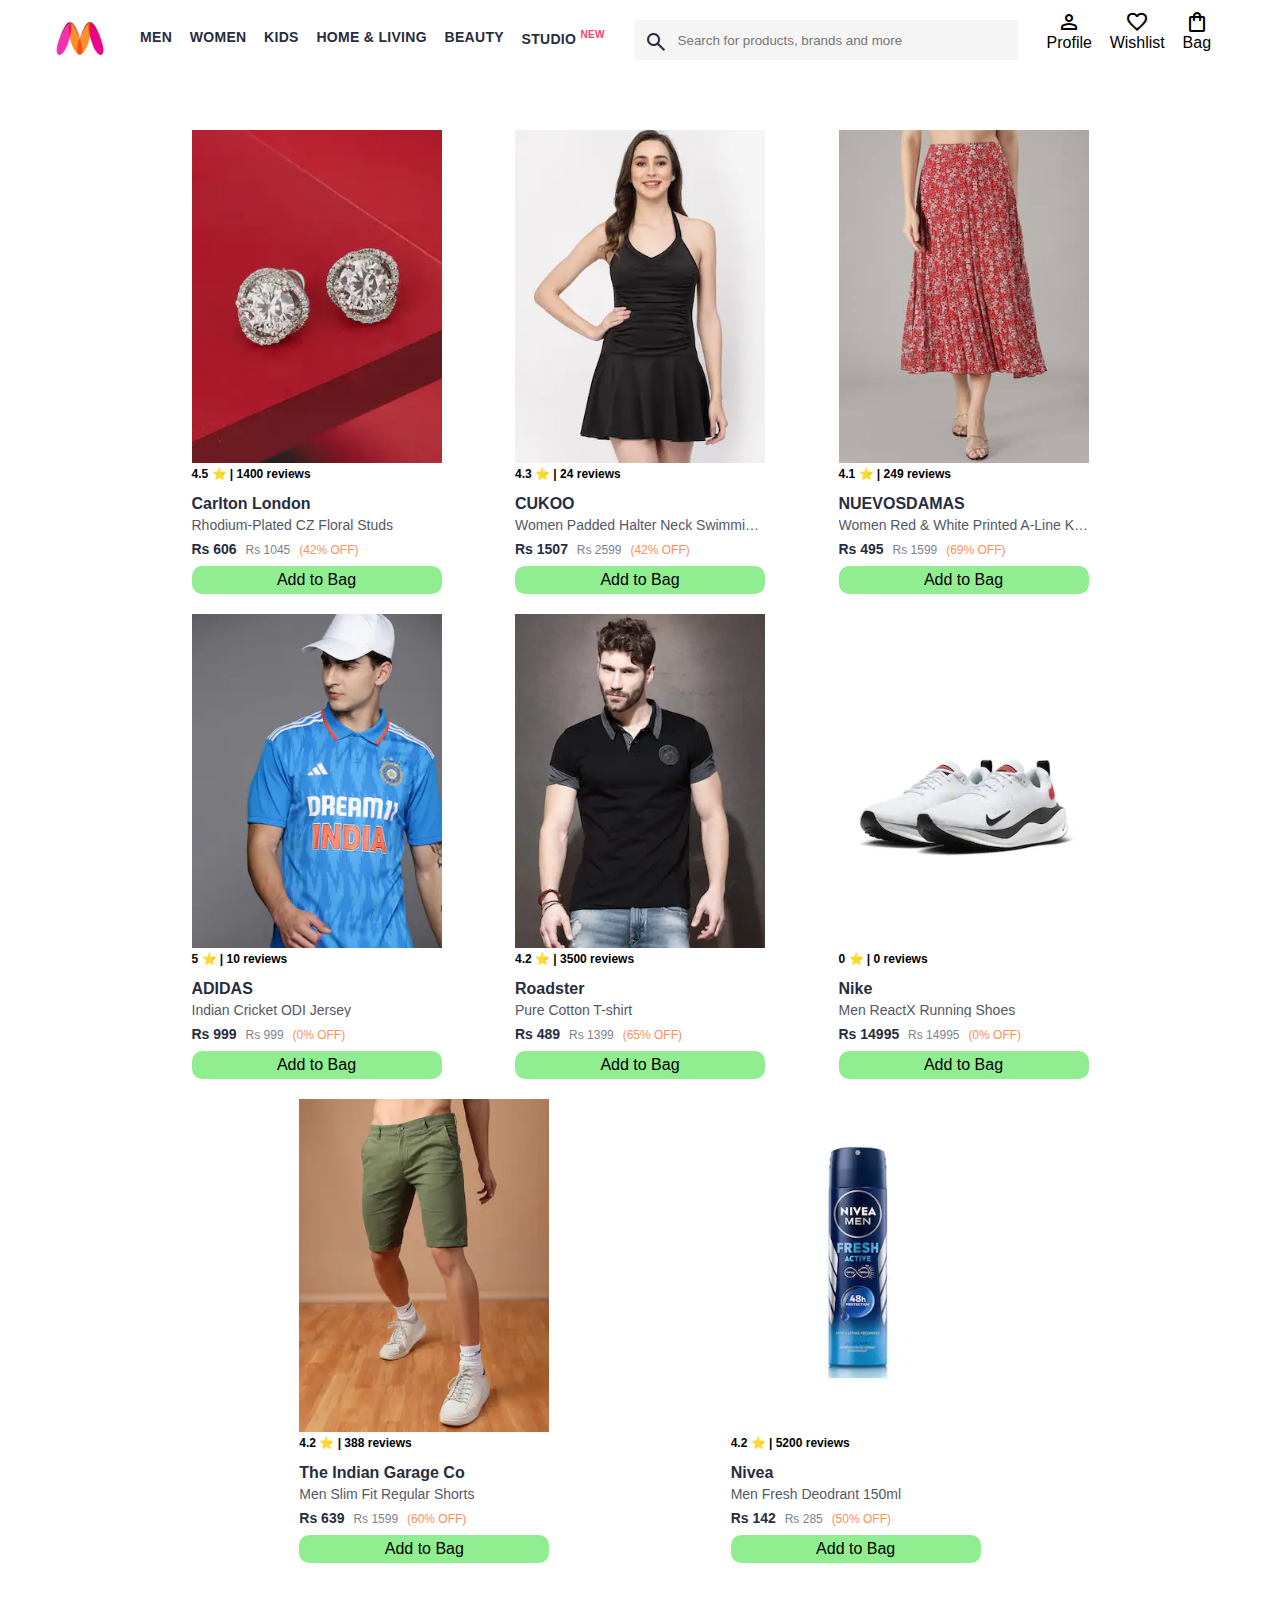
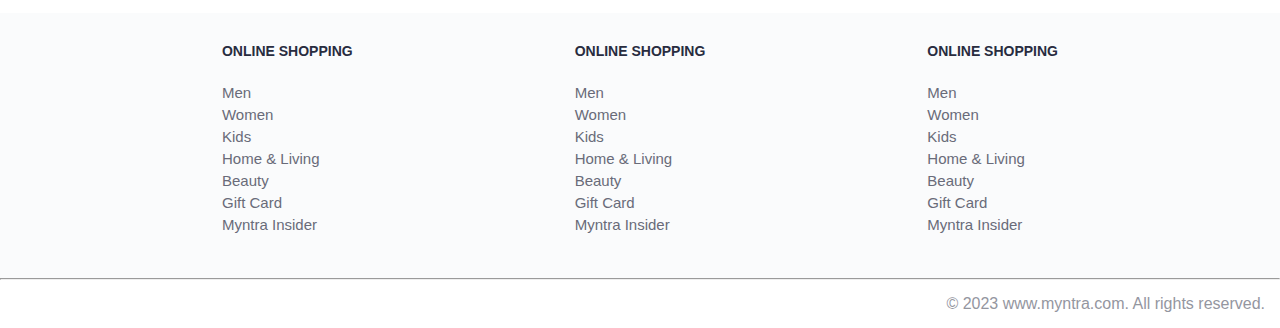
<file: index.html>
<!DOCTYPE html>
<html lang="en">
<head>
    <title>Welcome to Myntra!!</title>
    <link rel="stylesheet" href="css/index.css">
    <link rel="stylesheet" href="https://fonts.googleapis.com/css2?family=Material+Symbols+Outlined:opsz,wght,FILL,GRAD@20..48,100..700,0..1,-50..200" />
</head>
<body>
    <header>
        <div class="logo_container">
            <a href="#"><img class="myntra_home" src="images/myntra_logo.webp" alt="Myntra Home"></a>
        </div>
        <nav class="nav_bar">
            <a href="#">Men</a>
            <a href="#">Women</a>
            <a href="#">Kids</a>
            <a href="#">Home & Living</a>
            <a href="#">Beauty</a>
            <a href="#">Studio <sup>New</sup></a>
        </nav>
        <div class="search_bar">
            <span class="material-symbols-outlined search_icon">search</span>
            <input class="search_input" placeholder="Search for products, brands and more">
        </div>
        <div class="action_bar">
            <div class="action_container">
                <span class="material-symbols-outlined action_icon">person</span>
                <span class="action_name">Profile</span>
            </div>

            <div class="action_container">
                <span class="material-symbols-outlined action_icon">favorite</span>
                <span class="action_name">Wishlist</span>
            </div>

            <a class="action_container" href="pages/bag.html">
                <span class="material-symbols-outlined action_icon">shopping_bag</span>
                <span class="action_name">Bag</span>
                <span class="bag-item-count">0</span>
            </a>
        </div>
    </header>

    <main>
        <div class="items-container"></div>
    </main>

    <footer>
        <div class="footer_container">
            <div class="footer_column">
                <h3>ONLINE SHOPPING</h3>

                <a href="#">Men</a>
                <a href="#">Women</a>
                <a href="#">Kids</a>
                <a href="#">Home & Living</a>
                <a href="#">Beauty</a>
                <a href="#">Gift Card</a>
                <a href="#">Myntra Insider</a>
            </div>

            <div class="footer_column">
                <h3>ONLINE SHOPPING</h3>

                <a href="#">Men</a>
                <a href="#">Women</a>
                <a href="#">Kids</a>
                <a href="#">Home & Living</a>
                <a href="#">Beauty</a>
                <a href="#">Gift Card</a>
                <a href="#">Myntra Insider</a>
            </div>

            <div class="footer_column">
                <h3>ONLINE SHOPPING</h3>

                <a href="#">Men</a>
                <a href="#">Women</a>
                <a href="#">Kids</a>
                <a href="#">Home & Living</a>
                <a href="#">Beauty</a>
                <a href="#">Gift Card</a>
                <a href="#">Myntra Insider</a>
            </div>
        </div>
        <hr>

        <div class="copyright">
            © 2023 www.myntra.com. All rights reserved.
        </div>
    </footer>

    <script src="../data/products.js"></script>
    <script src="../scripts/index.js"></script>
</body>
</html>
</file>
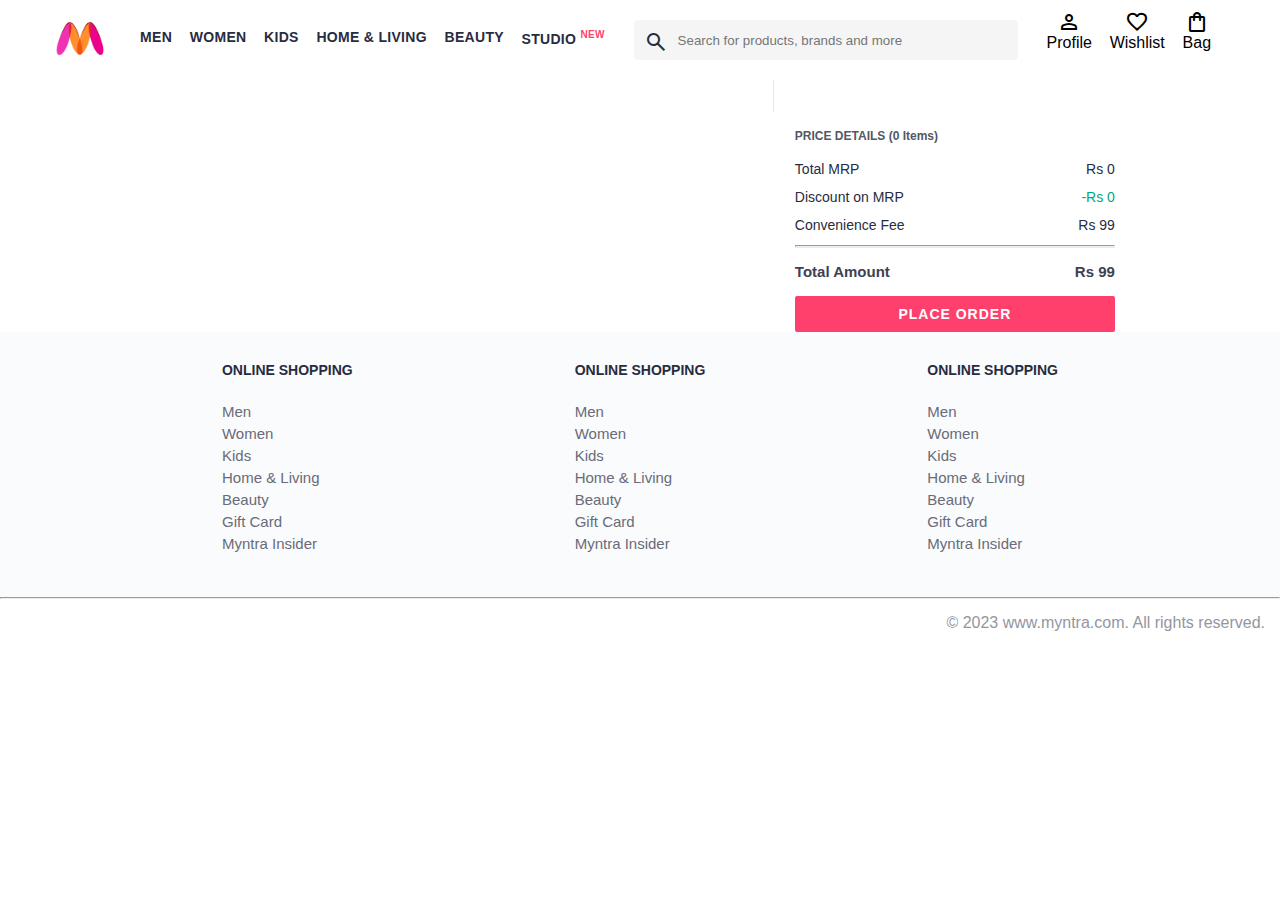
<file: pages/bag.html>
<!DOCTYPE html>
<html lang="en">
<head>
    <title>Welcome to Myntra!!</title>
    <link rel="stylesheet" href="../css/index.css">
    <link rel="stylesheet" href="../css/bag.css">
    <link rel="stylesheet" href="https://fonts.googleapis.com/css2?family=Material+Symbols+Outlined:opsz,wght,FILL,GRAD@20..48,100..700,0..1,-50..200" />
</head>
<body>
    <header>
        <div class="logo_container">
            <a href="#"><img class="myntra_home" src="../images/myntra_logo.webp" alt="Myntra Home"></a>
        </div>
        <nav class="nav_bar">
            <a href="#">Men</a>
            <a href="#">Women</a>
            <a href="#">Kids</a>
            <a href="#">Home & Living</a>
            <a href="#">Beauty</a>
            <a href="#">Studio <sup>New</sup></a>
        </nav>
        <div class="search_bar">
            <span class="material-symbols-outlined search_icon">search</span>
            <input class="search_input" placeholder="Search for products, brands and more">
        </div>
        <div class="action_bar">
            <div class="action_container">
                <span class="material-symbols-outlined action_icon">person</span>
                <span class="action_name">Profile</span>
            </div>

            <div class="action_container">
                <span class="material-symbols-outlined action_icon">favorite</span>
                <span class="action_name">Wishlist</span>
            </div>

            <div class="action_container">
                <span class="material-symbols-outlined action_icon">shopping_bag</span>
                <span class="action_name">Bag</span>
                <span class="bag-item-count">0</span>
            </div>
        </div>
    </header>

    <main>
      <div class="bag-page">
        <div class="bag-items-container"></div>
        <div class="bag-summary"></div>
      </div>
    </main>

    <footer>
        <div class="footer_container">
            <div class="footer_column">
                <h3>ONLINE SHOPPING</h3>

                <a href="#">Men</a>
                <a href="#">Women</a>
                <a href="#">Kids</a>
                <a href="#">Home & Living</a>
                <a href="#">Beauty</a>
                <a href="#">Gift Card</a>
                <a href="#">Myntra Insider</a>
            </div>

            <div class="footer_column">
                <h3>ONLINE SHOPPING</h3>

                <a href="#">Men</a>
                <a href="#">Women</a>
                <a href="#">Kids</a>
                <a href="#">Home & Living</a>
                <a href="#">Beauty</a>
                <a href="#">Gift Card</a>
                <a href="#">Myntra Insider</a>
            </div>

            <div class="footer_column">
                <h3>ONLINE SHOPPING</h3>

                <a href="#">Men</a>
                <a href="#">Women</a>
                <a href="#">Kids</a>
                <a href="#">Home & Living</a>
                <a href="#">Beauty</a>
                <a href="#">Gift Card</a>
                <a href="#">Myntra Insider</a>
            </div>
        </div>
        <hr>

        <div class="copyright">
            © 2023 www.myntra.com. All rights reserved.
        </div>
    </footer>

    <script src="../data/products.js"></script>
    <script src="../scripts/index.js"></script>
    <script src="../scripts/bag.js"></script>
</body>
</html>
</file>
<file: css/index.css>
/***************** Item Page CSS **************************/
/*.action_container {
    text-decoration: none;
}
a.action_container:link {
    color:black;
}
.item-details {
    cursor: pointer;
    width: 250px;
    margin: 10px;
}
.stars {
    font-size: 12px;
    font-weight: 700;
    text-align: left;
}
.company {
    font-size: 18px;
    font-weight: 700;
    line-height: 1;
    color: #282c3f;
    margin-bottom: 6px;
    overflow: hidden;
    text-overflow: ellipsis;
    white-space: nowrap;
    margin-top: 20px;
}
.item-name {
    color: #535766;
    font-size: 16px;
    line-height: 1;
    margin-bottom: 0;
    margin-top: 0;
    overflow: hidden;
    text-overflow: ellipsis;
    white-space: nowrap;
    font-weight: 400;
    display: block;
}
.price-container {
    margin-top: 10px;
}
.current-price {
    font-size: 14px;
    font-weight: 700;
    color: #282c3f;
}
.original-price {
    text-decoration: line-through;
    color: #7e818c;
    font-weight: 400;
    margin-left: 5px;
    font-size: 12px;
}
.discount-percentage {
    color: #ff905a;
    font-weight: 400;
    font-size: 12px;
    margin-left: 5px;
}
.btn-bag {
    background-color: lightgreen;
    border: none;
    padding: 5px 15px;
    border-radius: 10px;
    width: 100%;
    margin-top: 7px;
    font-size: 20px;
    cursor: pointer;
}
.bag-items {
    background-color: #f16565;
    white-space: nowrap;
    text-align: center;
    line-height: 18px;
    padding: 0 6px;
    height: 18px;
    position: relative;
    border-radius: 50%;
    font-size: 12px;
    color: #fff;
    left: 13px;
    top: -44px;
    font-weight: 700;
    cursor: pointer;
}*/

* {
    margin: 0;
    padding: 0;
    font-family: Assistant,-apple-system,BlinkMacSystemFont,Segoe UI,Roboto,Helvetica,Arial,sans-serif;
    box-sizing: border-box;
}
header {
    display: flex;
    background-color: #ffffff;
    height: 80px;
    justify-content: space-between;
    align-items: center;
}

.myntra_home {
    height: 45px;
}
.logo_container {
    margin-left: 4%;
    text-decoration: none;
}
.action_bar {
    margin-right: 4%;
}
.nav_bar {
    display: flex;
    min-width: 500px;
    justify-content: space-evenly;
    text-decoration: none;
}
.nav_bar a {
    font-size: 14px;
    letter-spacing: .3px;
    color: #282c3f;
    font-weight: 700;
    text-transform: uppercase;
    text-decoration: none;
    padding: 28px 0;
    border-bottom: 5px solid #ffffff;
}
.nav_bar a:hover {
    border-bottom: 4px solid #f54e77;
}

.nav_bar a sup {
    color: #ff3f6c;
    font-size: 10px;
}

.search_bar {
    height: 40px;
    min-width: 200px;
    width: 30%;
    display: flex;
    align-items: center;
}
.search_icon {
    box-sizing: content-box;
    height: 20px;
    padding: 10px;

    background-color: #f5f5f6;
    color: #282c3f;
    font-weight: 300;
    border-radius: 4px 0 0 4px;
}
.search_input {
    color: #696e79;
    background-color: #f5f5f6;
    flex-grow: 1;
    height: 40px;
    border: 0;
    border-radius: 0 4px 4px 0;
}

.action_bar {
    display: flex;
    min-width: 200px;
    justify-content: space-evenly;
}

.action_container {
    display: flex;
    flex-direction: column;
    align-items: center;
}

/* Main section */
.banner_container {
    margin: 40px 0;
}
.banner_image {
    width: 100%;
}

.category_heading {
    text-transform: uppercase;
    color: #3e4152;
    letter-spacing: .15em;
    font-size: 1.8em;
    margin: 50px 0 10px 30px;
    max-height: 5em;
    font-weight: 700;
}

.category-items, .items-container {
    width: 80%;
    margin: 50px 10%;
    display: flex;
    flex-wrap: wrap;
    justify-content: space-evenly;
}

.sale_item {
    width: 250px;
}

.footer_container {
    padding: 30px 0px 40px 0px;
    background: #FAFBFC;
    display: flex;
    justify-content: space-evenly;
}

.footer_column {
    display: flex;
    flex-direction: column;
}

.footer_column h3 {
    color: #282c3f;
    font-size: 14px;
    margin-bottom: 25px;
}

.footer_column a {
    color: #696b79;
    font-size: 15px;
    text-decoration: none;
    padding-bottom: 5px;
}

.copyright {
    color: #94969f;
    text-align: end;
    padding: 15px;
}

.items-container {
    width: 80%;
    margin: 40px 10%;
}
.item-container {
    width: 250px;
    margin: 10px;
}
.item-image{
    width: 100%;
}
.rating {
    font-size: 12px;
    font-weight: 700;
}
.company-name {
    margin-top: 15px;
    font-size: 16px;
    font-weight: 700;
    line-height: 1;
    color: #282c3f;
    margin-bottom: 6px;
    overflow: hidden;
    text-overflow: ellipsis;
    white-space: nowrap;
}
.item-name {
    color: #535766;
    font-size: 14px;
    line-height: 1;
    margin-bottom: 0;
    margin-top: 0;
    overflow: hidden;
    text-overflow: ellipsis;
    white-space: nowrap;
    font-weight: 400;
    display: block;
}
.price {
    margin-top: 10px;
    font-size: 14px;
    line-height: 15px;
    color: #282c3f;
    white-space: nowrap;
}
.current-price {
    font-size: 14px;
    font-weight: 700;
    color: #282c3f;
}
.original-price {
    text-decoration: strikethrough;
    color: #7e818c;
    font-weight: 400;
    margin-left: 5px;
    font-size: 12px;
}
.discount {
    color: #ff905a;
    font-weight: 400;
    font-size: 12px;
    margin-left: 5px;
}
.btn-add-bag {
    margin-top: 8px;
    font-size: 16px;
    width: 100%;
    background-color: lightgreen;
    border: none;
    padding: 5px 15px;
    border-radius: 10px;
    cursor: pointer;
}
.bag-item-count {
    background-color: #f16565;
    white-space: nowrap;
    text-align: center;
    line-height: 18px;
    padding: 0 6px;
    height: 18px;
    position: relative;
    border-radius: 50%;
    font-size: 12px;
    color: #fff;
    left: 13px;
    top: -44px;
    font-weight: 700;
    cursor: pointer;
}
.action_container {
    text-decoration: none;
}
a.action_container:link {
    color:black;
}
a.action_container:visited {
    color: black;
}
</file>
<file: css/bag.css>
.bag-items-container {
  display: inline-block;
  width: 64%;
  padding-right: 20px;
  border-right: 1px solid #eaeaec;
  padding-top: 32px;
  color: #282c3f;
  font-size: 13px;
  line-height: 1.42857143;
}

.bag-page {
  width: 75%;
  margin-left: 12.5%;
}

.bag-summary {
  vertical-align: top;
  display: inline-block;
  width: 35%;
  padding: 24px 0 0 16px;
  color: #282c3f;
  font-size: 13px;
  line-height: 1.42857143;
}

.bag-details-container {
  margin-bottom: 16px;
}

.price-header {
  font-size: 12px;
  font-weight: 700;
  margin: 24px 0 16px;
  color: #535766;
}

.price-item {
  margin-bottom: 12px;
  line-height: 16px;
  font-size: 14px;
  color: #282c3f;
}

.price-item-value {
  float: right;
}

.priceDetail-base-discount {
  color: #03a685;
}

.price-footer {
  font-weight: 700;
  font-size: 15px;
  padding-top: 16px;
  border-top: 1px solid #eaeaec;
  color: #3e4152;
  line-height: 16px;
}

.btn-place-order {
  width: 100%;
  letter-spacing: 1px;
  font-size: 14px;
  font-weight: 600;
  border-radius: 2px;
  border-width: 0px;
  padding: 10px 16px;
  background-color: rgb(255, 63, 108);
  color: rgb(255, 255, 255);
  cursor: pointer;
}

.bag-item-container {
  margin-bottom: 8px;
  background: #fff;
  font-size: 14px;
  border: 1px solid #eaeaec;
  border-radius: 4px;
  position: relative;
  padding: 12px 12px 0;
}

.item-left-part {
  position: absolute;
  background: rgb(255, 242, 223);
  height: 148px;
  width: 111px;
}

.item-right-part {
  padding-left: 12px;
  position: relative;
  min-height: 148px;
  margin-left: 111px;
  margin-bottom: 12px;
}

.bag-item-img {
  width: 100%;
}

.return-period {
  display: inline-flex;
  font-size: 14px;
  padding-top: 8px;
}

.return-period-days {
  font-weight: 700;
  margin-right: 4px;
}

.delivery-details {
  margin-top: 5px;
  color: #282c3f;
  font-size: 12px;
  letter-spacing: -.1px;
  margin-bottom: 8px;
  line-height: 15px;
}

.delivery-details-days {
  color: #03a685;
}

.remove-from-cart {
  position: absolute;
  font-size: 25px;
  top: 10px;
  right: 18px;
  width: 14px;
  height: 14px;
  cursor: pointer;
}
</file>
